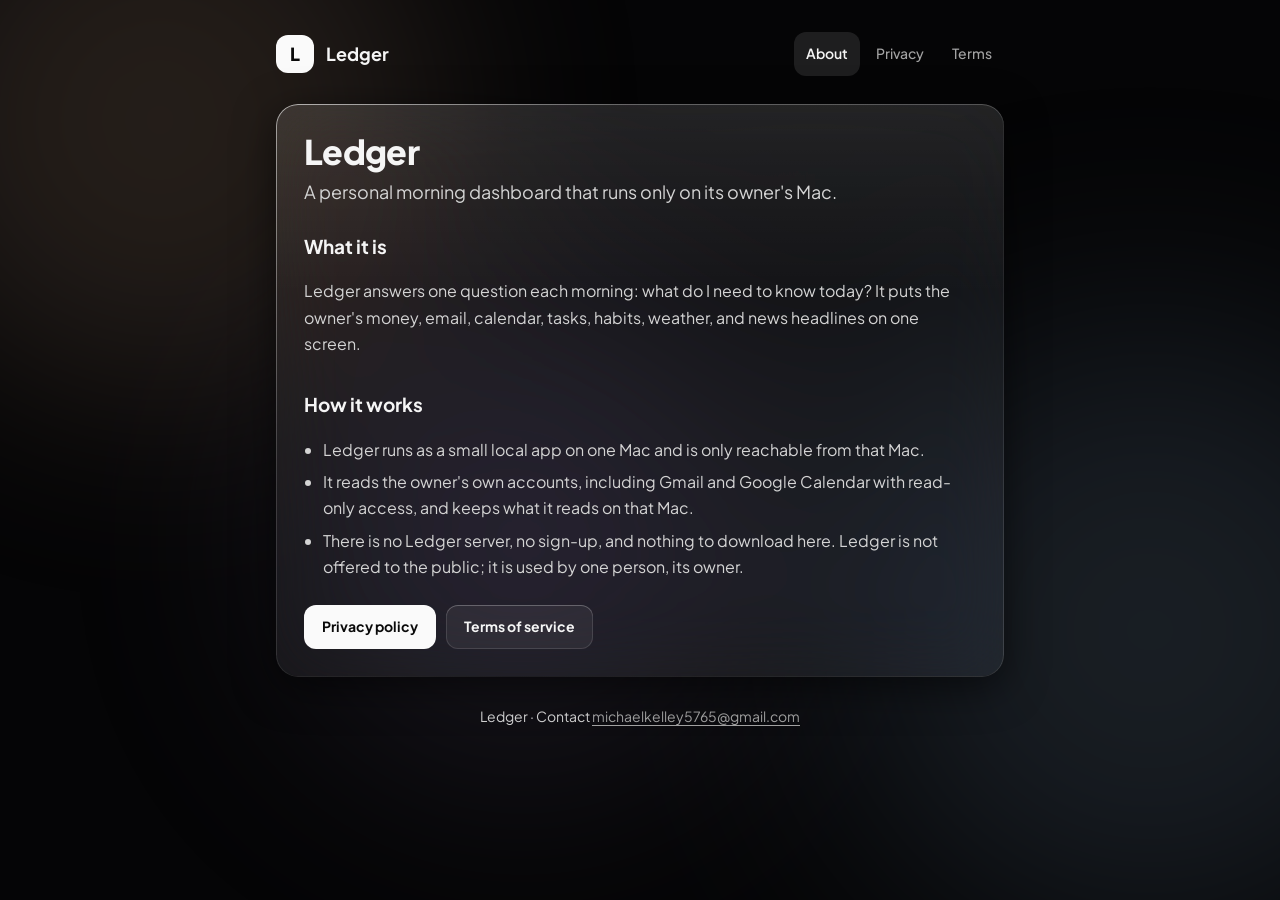
<file: index.html>
<!doctype html>
<html lang="en">
  <head>
    <meta charset="utf-8" />
    <meta name="viewport" content="width=device-width, initial-scale=1" />
    <title>Ledger</title>
    <meta name="description" content="Ledger is a personal dashboard that runs only on its owner's Mac." />
    <meta name="theme-color" content="#050506" />
    <link rel="icon" type="image/svg+xml" href="/favicon.svg" />
    <link rel="stylesheet" href="/styles.css" />
  </head>
  <body>
    <div class="backdrop" aria-hidden="true"><span></span><span></span><span></span></div>
    <div class="page">
      <header class="site">
        <a class="brand" href="/"><span class="mark" aria-hidden="true">L</span>Ledger</a>
        <nav class="site" aria-label="Site">
          <a href="/" aria-current="page">About</a>
          <a href="/privacy/">Privacy</a>
          <a href="/terms/">Terms</a>
        </nav>
      </header>
      <main class="glass">
        <h1>Ledger</h1>
        <p class="lede">A personal morning dashboard that runs only on its owner's Mac.</p>

        <h2>What it is</h2>
        <p>Ledger answers one question each morning: what do I need to know today? It puts the owner's money, email, calendar, tasks, habits, weather, and news headlines on one screen.</p>

        <h2>How it works</h2>
        <ul>
          <li>Ledger runs as a small local app on one Mac and is only reachable from that Mac.</li>
          <li>It reads the owner's own accounts, including Gmail and Google Calendar with read-only access, and keeps what it reads on that Mac.</li>
          <li>There is no Ledger server, no sign-up, and nothing to download here. Ledger is not offered to the public; it is used by one person, its owner.</li>
        </ul>

        <div class="links">
          <a class="button" href="/privacy/">Privacy policy</a>
          <a class="button ghost" href="/terms/">Terms of service</a>
        </div>
      </main>
      <footer class="site">
        <p>Ledger · Contact <a href="mailto:michaelkelley5765@gmail.com">michaelkelley5765@gmail.com</a></p>
      </footer>
    </div>
  </body>
</html>
</file>
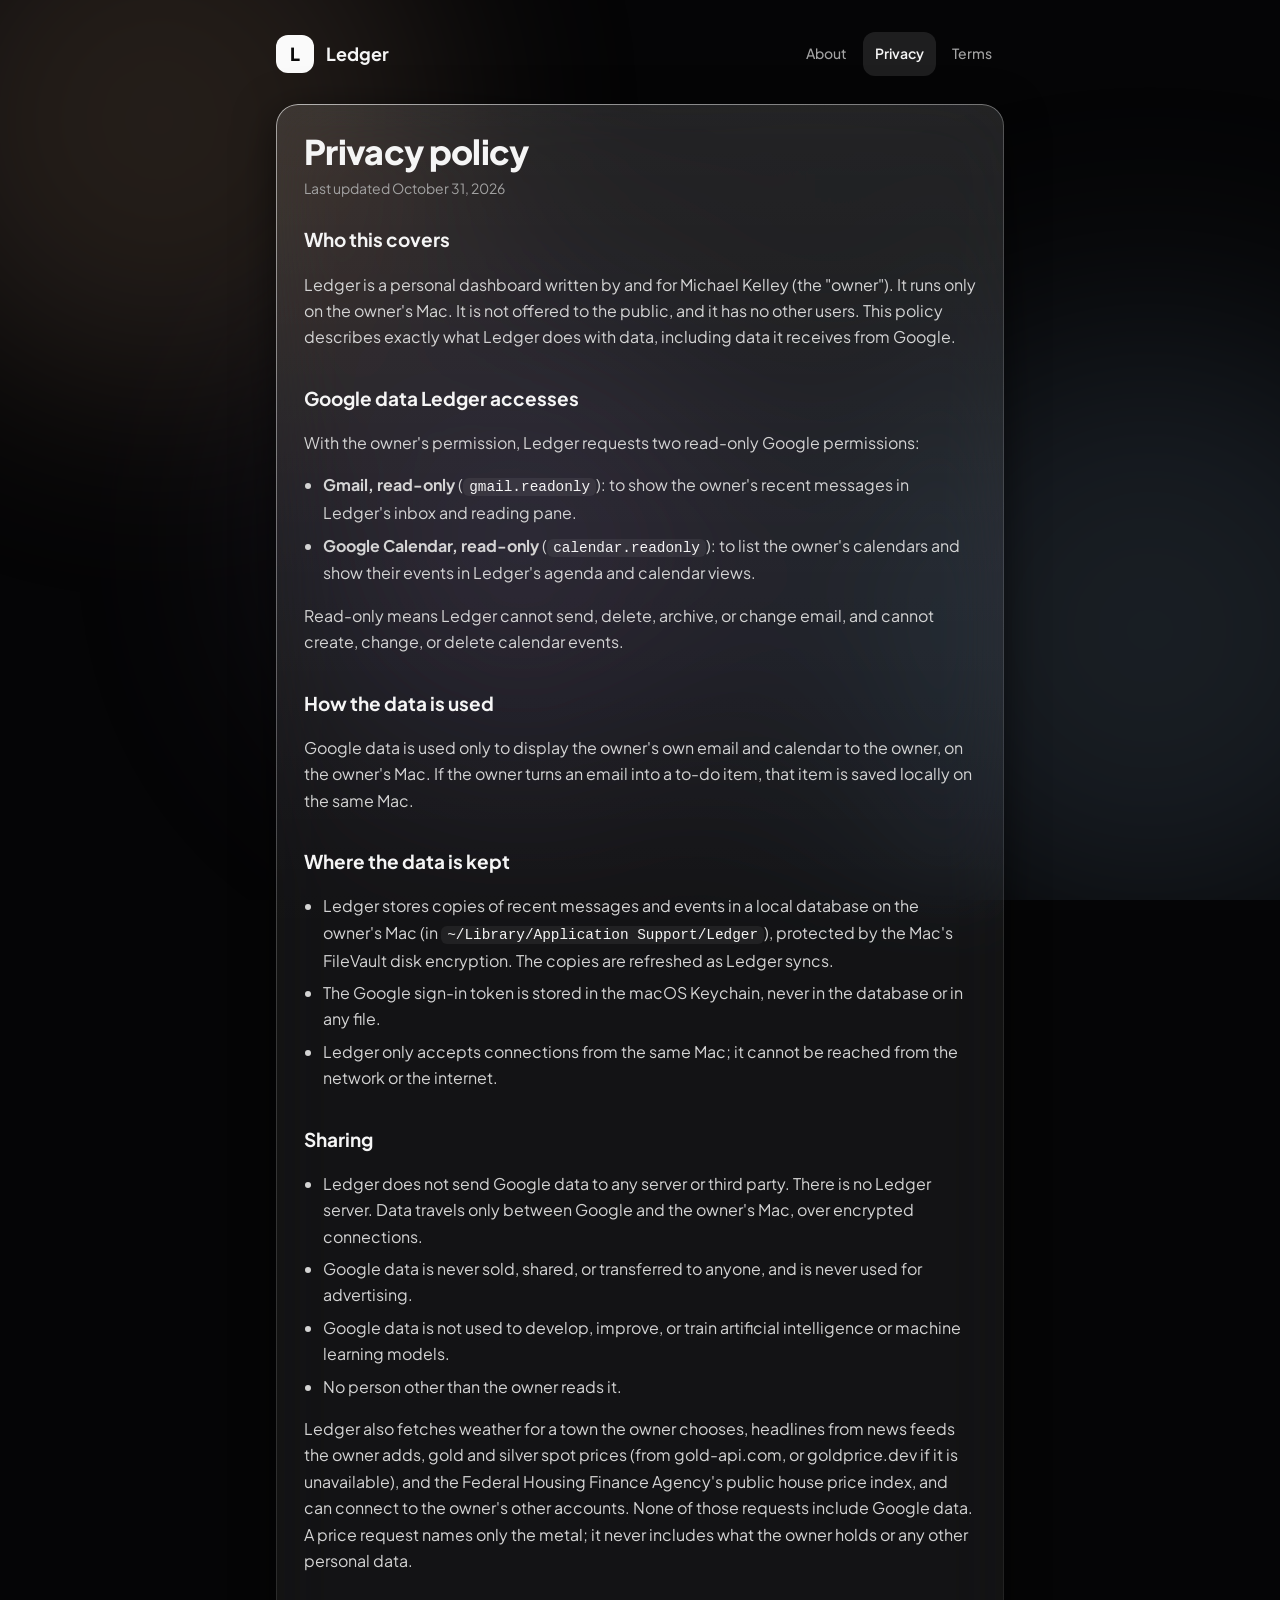
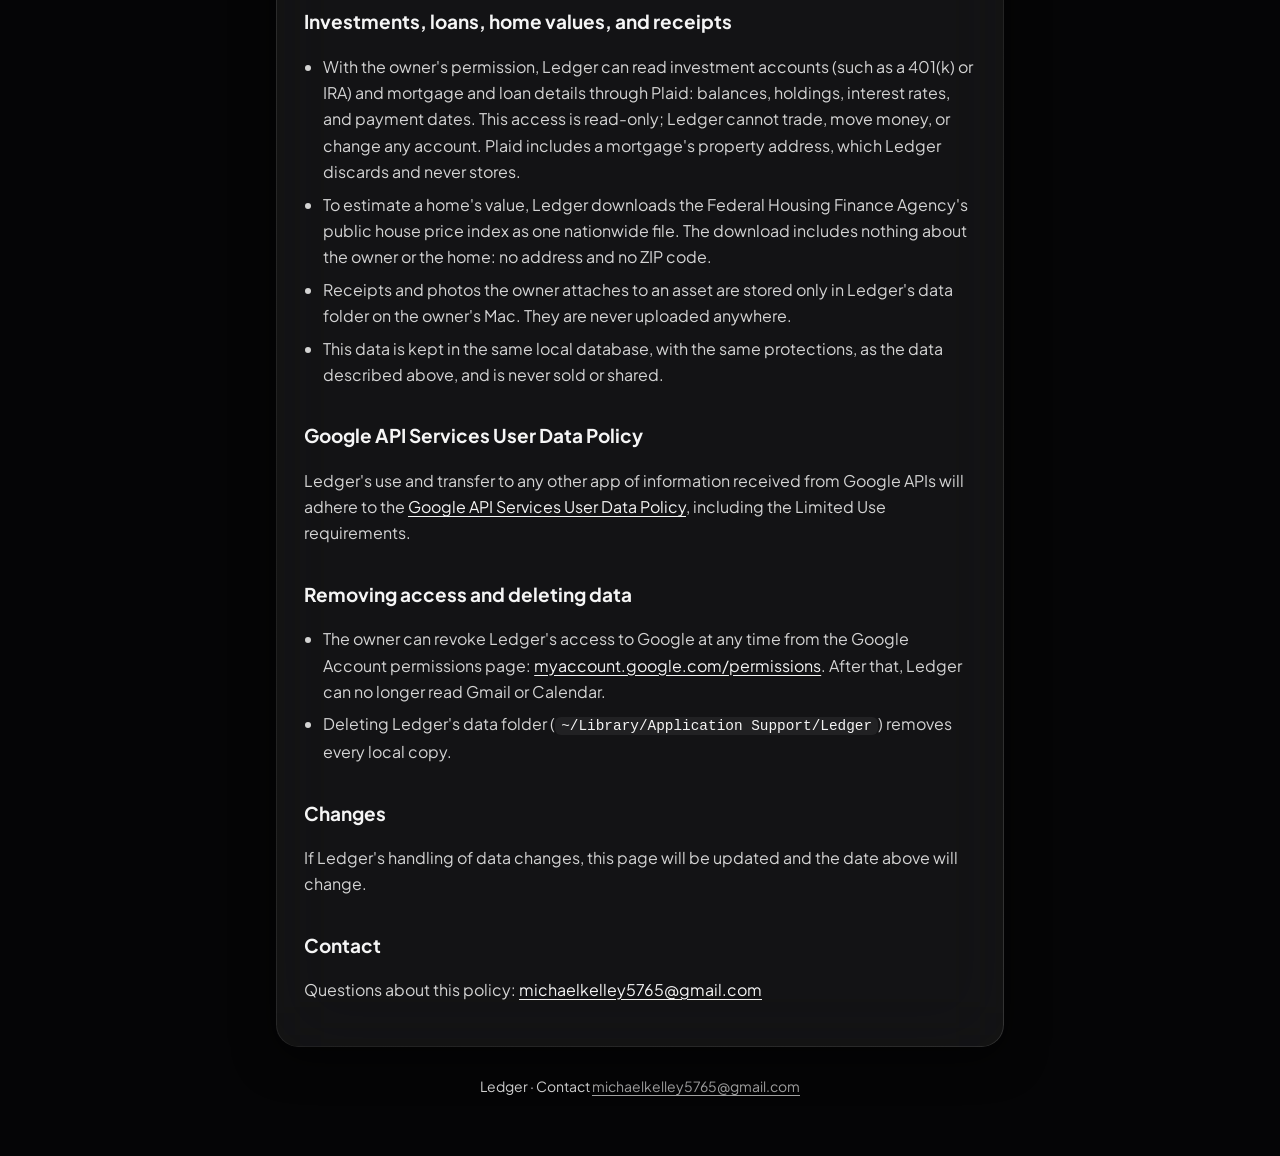
<file: privacy/index.html>
<!doctype html>
<html lang="en">
  <head>
    <meta charset="utf-8" />
    <meta name="viewport" content="width=device-width, initial-scale=1" />
    <title>Privacy policy · Ledger</title>
    <meta name="description" content="How Ledger handles data, including read-only Google user data that stays on its owner's Mac." />
    <meta name="theme-color" content="#050506" />
    <link rel="icon" type="image/svg+xml" href="/favicon.svg" />
    <link rel="stylesheet" href="/styles.css" />
  </head>
  <body>
    <div class="backdrop" aria-hidden="true"><span></span><span></span><span></span></div>
    <div class="page">
      <header class="site">
        <a class="brand" href="/"><span class="mark" aria-hidden="true">L</span>Ledger</a>
        <nav class="site" aria-label="Site">
          <a href="/">About</a>
          <a href="/privacy/" aria-current="page">Privacy</a>
          <a href="/terms/">Terms</a>
        </nav>
      </header>
      <main class="glass">
        <h1>Privacy policy</h1>
        <p class="meta">Last updated October 31, 2026</p>

        <h2>Who this covers</h2>
        <p>Ledger is a personal dashboard written by and for Michael Kelley (the "owner"). It runs only on the owner's Mac. It is not offered to the public, and it has no other users. This policy describes exactly what Ledger does with data, including data it receives from Google.</p>

        <h2>Google data Ledger accesses</h2>
        <p>With the owner's permission, Ledger requests two read-only Google permissions:</p>
        <ul>
          <li><strong>Gmail, read-only</strong> (<code>gmail.readonly</code>): to show the owner's recent messages in Ledger's inbox and reading pane.</li>
          <li><strong>Google Calendar, read-only</strong> (<code>calendar.readonly</code>): to list the owner's calendars and show their events in Ledger's agenda and calendar views.</li>
        </ul>
        <p>Read-only means Ledger cannot send, delete, archive, or change email, and cannot create, change, or delete calendar events.</p>

        <h2>How the data is used</h2>
        <p>Google data is used only to display the owner's own email and calendar to the owner, on the owner's Mac. If the owner turns an email into a to-do item, that item is saved locally on the same Mac.</p>

        <h2>Where the data is kept</h2>
        <ul>
          <li>Ledger stores copies of recent messages and events in a local database on the owner's Mac (in <code>~/Library/Application Support/Ledger</code>), protected by the Mac's FileVault disk encryption. The copies are refreshed as Ledger syncs.</li>
          <li>The Google sign-in token is stored in the macOS Keychain, never in the database or in any file.</li>
          <li>Ledger only accepts connections from the same Mac; it cannot be reached from the network or the internet.</li>
        </ul>

        <h2>Sharing</h2>
        <ul>
          <li>Ledger does not send Google data to any server or third party. There is no Ledger server. Data travels only between Google and the owner's Mac, over encrypted connections.</li>
          <li>Google data is never sold, shared, or transferred to anyone, and is never used for advertising.</li>
          <li>Google data is not used to develop, improve, or train artificial intelligence or machine learning models.</li>
          <li>No person other than the owner reads it.</li>
        </ul>
        <p>Ledger also fetches weather for a town the owner chooses, headlines from news feeds the owner adds, gold and silver spot prices (from gold-api.com, or goldprice.dev if it is unavailable), and the Federal Housing Finance Agency's public house price index, and can connect to the owner's other accounts. None of those requests include Google data. A price request names only the metal; it never includes what the owner holds or any other personal data.</p>

        <h2>Investments, loans, home values, and receipts</h2>
        <ul>
          <li>With the owner's permission, Ledger can read investment accounts (such as a 401(k) or IRA) and mortgage and loan details through Plaid: balances, holdings, interest rates, and payment dates. This access is read-only; Ledger cannot trade, move money, or change any account. Plaid includes a mortgage's property address, which Ledger discards and never stores.</li>
          <li>To estimate a home's value, Ledger downloads the Federal Housing Finance Agency's public house price index as one nationwide file. The download includes nothing about the owner or the home: no address and no ZIP code.</li>
          <li>Receipts and photos the owner attaches to an asset are stored only in Ledger's data folder on the owner's Mac. They are never uploaded anywhere.</li>
          <li>This data is kept in the same local database, with the same protections, as the data described above, and is never sold or shared.</li>
        </ul>

        <h2>Google API Services User Data Policy</h2>
        <p>Ledger's use and transfer to any other app of information received from Google APIs will adhere to the <a href="https://developers.google.com/terms/api-services-user-data-policy">Google API Services User Data Policy</a>, including the Limited Use requirements.</p>

        <h2>Removing access and deleting data</h2>
        <ul>
          <li>The owner can revoke Ledger's access to Google at any time from the Google Account permissions page: <a href="https://myaccount.google.com/permissions">myaccount.google.com/permissions</a>. After that, Ledger can no longer read Gmail or Calendar.</li>
          <li>Deleting Ledger's data folder (<code>~/Library/Application Support/Ledger</code>) removes every local copy.</li>
        </ul>

        <h2>Changes</h2>
        <p>If Ledger's handling of data changes, this page will be updated and the date above will change.</p>

        <h2>Contact</h2>
        <p>Questions about this policy: <a href="mailto:michaelkelley5765@gmail.com">michaelkelley5765@gmail.com</a></p>
      </main>
      <footer class="site">
        <p>Ledger · Contact <a href="mailto:michaelkelley5765@gmail.com">michaelkelley5765@gmail.com</a></p>
      </footer>
    </div>
  </body>
</html>
</file>
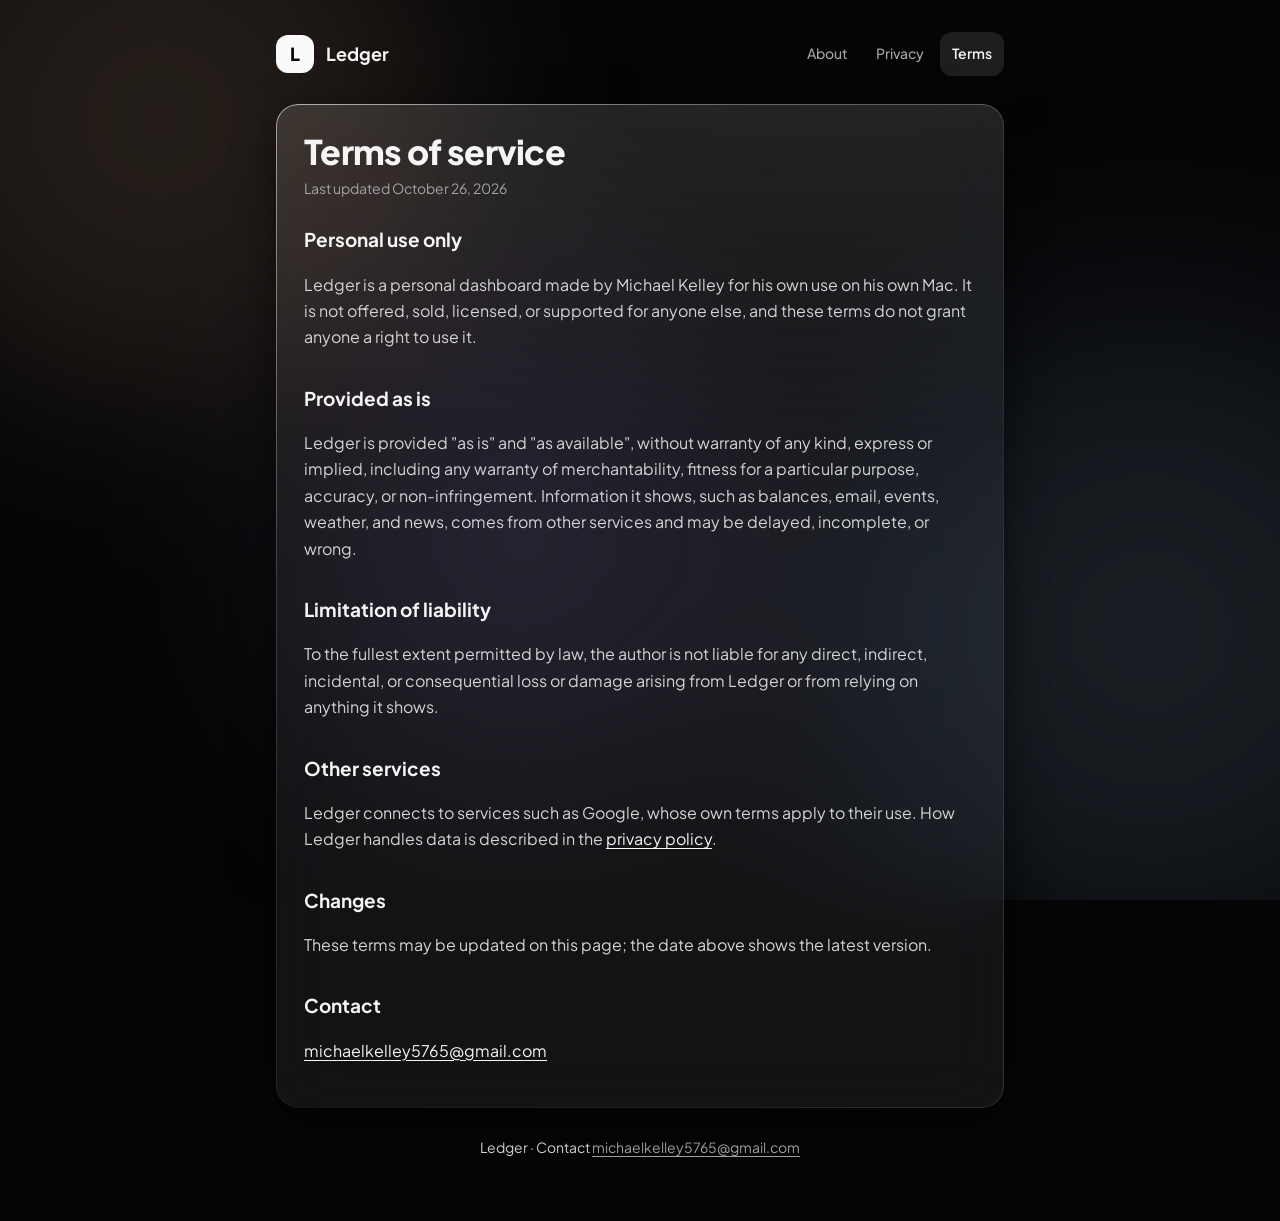
<file: terms/index.html>
<!doctype html>
<html lang="en">
  <head>
    <meta charset="utf-8" />
    <meta name="viewport" content="width=device-width, initial-scale=1" />
    <title>Terms of service · Ledger</title>
    <meta name="description" content="Terms of service for Ledger, a personal dashboard for its owner's use only." />
    <meta name="theme-color" content="#050506" />
    <link rel="icon" type="image/svg+xml" href="/favicon.svg" />
    <link rel="stylesheet" href="/styles.css" />
  </head>
  <body>
    <div class="backdrop" aria-hidden="true"><span></span><span></span><span></span></div>
    <div class="page">
      <header class="site">
        <a class="brand" href="/"><span class="mark" aria-hidden="true">L</span>Ledger</a>
        <nav class="site" aria-label="Site">
          <a href="/">About</a>
          <a href="/privacy/">Privacy</a>
          <a href="/terms/" aria-current="page">Terms</a>
        </nav>
      </header>
      <main class="glass">
        <h1>Terms of service</h1>
        <p class="meta">Last updated October 26, 2026</p>

        <h2>Personal use only</h2>
        <p>Ledger is a personal dashboard made by Michael Kelley for his own use on his own Mac. It is not offered, sold, licensed, or supported for anyone else, and these terms do not grant anyone a right to use it.</p>

        <h2>Provided as is</h2>
        <p>Ledger is provided "as is" and "as available", without warranty of any kind, express or implied, including any warranty of merchantability, fitness for a particular purpose, accuracy, or non-infringement. Information it shows, such as balances, email, events, weather, and news, comes from other services and may be delayed, incomplete, or wrong.</p>

        <h2>Limitation of liability</h2>
        <p>To the fullest extent permitted by law, the author is not liable for any direct, indirect, incidental, or consequential loss or damage arising from Ledger or from relying on anything it shows.</p>

        <h2>Other services</h2>
        <p>Ledger connects to services such as Google, whose own terms apply to their use. How Ledger handles data is described in the <a href="/privacy/">privacy policy</a>.</p>

        <h2>Changes</h2>
        <p>These terms may be updated on this page; the date above shows the latest version.</p>

        <h2>Contact</h2>
        <p><a href="mailto:michaelkelley5765@gmail.com">michaelkelley5765@gmail.com</a></p>
      </main>
      <footer class="site">
        <p>Ledger · Contact <a href="mailto:michaelkelley5765@gmail.com">michaelkelley5765@gmail.com</a></p>
      </footer>
    </div>
  </body>
</html>
</file>
<file: styles.css>
/*
 * Ledger's black glass look, for the public pages: the same page color,
 * frosted cards, specular rim, and muted warm/cool background as the app.
 * Static on purpose: no scripts, no animation.
 */

@font-face {
  font-family: "Plus Jakarta Sans";
  src: url("/fonts/plus-jakarta-sans.woff2") format("woff2");
  font-weight: 200 800;
  font-display: swap;
}

:root {
  color-scheme: dark;
  --bg: #050506;
  --fg: #f5f5f5;
  --muted: #a3a3a3;
  --soft: #d4d4d4;
  --card: rgba(255, 255, 255, 0.06);
  --shadow: 0 10px 40px rgba(0, 0, 0, 0.55);
  --edge-top: rgba(255, 255, 255, 0.16);
  --edge-bottom: rgba(0, 0, 0, 0.45);
  --line: rgba(255, 255, 255, 0.08);
  --primary-bg: #fafafa;
  --primary-fg: #0a0a0a;
}

* {
  box-sizing: border-box;
}

html {
  background: var(--bg);
}

body {
  margin: 0;
  min-height: 100vh;
  color: var(--fg);
  font-family: "Plus Jakarta Sans", -apple-system, BlinkMacSystemFont, system-ui, sans-serif;
  font-size: 16px;
  line-height: 1.65;
  -webkit-font-smoothing: antialiased;
}

/* Soft, blurred warm and cool shapes for the glass to frost. */
.backdrop {
  position: fixed;
  inset: 0;
  overflow: hidden;
  pointer-events: none;
  z-index: 0;
}

.backdrop span {
  position: absolute;
  border-radius: 50%;
}

.backdrop span:nth-child(1) { width: 560px; height: 560px; top: -160px; left: -120px; background: #a0806a; opacity: 0.2; filter: blur(110px); }
.backdrop span:nth-child(2) { width: 620px; height: 620px; top: 320px; right: -180px; background: #6a84a0; opacity: 0.2; filter: blur(130px); }
.backdrop span:nth-child(3) { width: 480px; height: 480px; bottom: 120px; left: 22%; background: #7e7299; opacity: 0.17; filter: blur(120px); }

.page {
  position: relative;
  z-index: 1;
  max-width: 760px;
  margin: 0 auto;
  padding: 32px 16px 48px;
}

header.site {
  display: flex;
  flex-wrap: wrap;
  align-items: center;
  justify-content: space-between;
  gap: 12px;
  margin-bottom: 28px;
}

.brand {
  display: flex;
  align-items: center;
  gap: 12px;
  color: var(--fg);
  text-decoration: none;
  font-weight: 700;
  font-size: 18px;
}

.brand .mark {
  display: flex;
  align-items: center;
  justify-content: center;
  width: 38px;
  height: 38px;
  border-radius: 12px;
  background: var(--primary-bg);
  color: var(--primary-fg);
  font-weight: 800;
}

nav.site {
  display: flex;
  flex-wrap: wrap;
  gap: 4px;
}

nav.site a {
  display: inline-flex;
  align-items: center;
  min-height: 44px;
  padding: 0 12px;
  border-radius: 12px;
  color: var(--muted);
  font-size: 14px;
  font-weight: 500;
  text-decoration: none;
}

nav.site a:hover {
  color: var(--fg);
}

nav.site a[aria-current="page"] {
  background: rgba(255, 255, 255, 0.1);
  color: var(--fg);
  font-weight: 600;
}

/* The glass card: frosted fill, lit top edge, shaded bottom edge, and a
   gradient rim brightest at the top-left. */
.glass {
  position: relative;
  isolation: isolate;
  background: var(--card);
  -webkit-backdrop-filter: blur(36px) saturate(180%);
  backdrop-filter: blur(36px) saturate(180%);
  border-radius: 22px;
  box-shadow: var(--shadow), inset 0 1px 0 var(--edge-top), inset 0 -1px 0 var(--edge-bottom);
  padding: 28px;
}

.glass::before {
  content: "";
  position: absolute;
  inset: 0;
  z-index: -1;
  padding: 1px;
  border-radius: inherit;
  background: linear-gradient(135deg, rgba(255, 255, 255, 0.55), rgba(255, 255, 255, 0.16) 28%, rgba(255, 255, 255, 0.05) 62%, rgba(255, 255, 255, 0.14));
  -webkit-mask: linear-gradient(#000 0 0) content-box, linear-gradient(#000 0 0);
  -webkit-mask-composite: xor;
  mask: linear-gradient(#000 0 0) content-box, linear-gradient(#000 0 0);
  mask-composite: exclude;
  pointer-events: none;
}

.glass::after {
  content: "";
  position: absolute;
  inset: 0;
  z-index: -1;
  border-radius: inherit;
  background: linear-gradient(180deg, rgba(255, 255, 255, 0.07), transparent 33%);
  pointer-events: none;
}

h1 {
  margin: 0 0 6px;
  font-size: 34px;
  line-height: 1.15;
  font-weight: 800;
  letter-spacing: -0.02em;
}

h2 {
  margin: 32px 0 8px;
  font-size: 19px;
  font-weight: 700;
}

h2:first-of-type {
  margin-top: 24px;
}

p,
li {
  color: var(--soft);
}

.lede {
  font-size: 18px;
  color: var(--soft);
  margin: 0;
}

.meta {
  margin: 0;
  color: var(--muted);
  font-size: 14px;
}

ul {
  padding-left: 1.2em;
}

li + li {
  margin-top: 6px;
}

a {
  color: var(--fg);
  text-underline-offset: 3px;
}

code {
  font-family: ui-monospace, SFMono-Regular, Menlo, monospace;
  font-size: 0.9em;
  color: var(--fg);
  background: rgba(255, 255, 255, 0.06);
  border-radius: 6px;
  padding: 1px 6px;
}

.links {
  display: flex;
  flex-wrap: wrap;
  gap: 10px;
  margin-top: 24px;
}

.button {
  display: inline-flex;
  align-items: center;
  min-height: 44px;
  padding: 0 18px;
  border-radius: 12px;
  background: var(--primary-bg);
  color: var(--primary-fg);
  font-weight: 700;
  font-size: 14px;
  text-decoration: none;
}

.button.ghost {
  background: rgba(255, 255, 255, 0.06);
  color: var(--fg);
  box-shadow: inset 0 1px 0 var(--edge-top), inset 0 0 0 1px rgba(255, 255, 255, 0.12);
}

footer.site {
  margin-top: 28px;
  color: var(--muted);
  font-size: 14px;
  text-align: center;
}

footer.site a {
  color: var(--muted);
}

:focus-visible {
  outline: 2px solid var(--fg);
  outline-offset: 2px;
}

@media (max-width: 560px) {
  .glass {
    padding: 22px;
  }

  h1 {
    font-size: 28px;
  }
}
</file>
